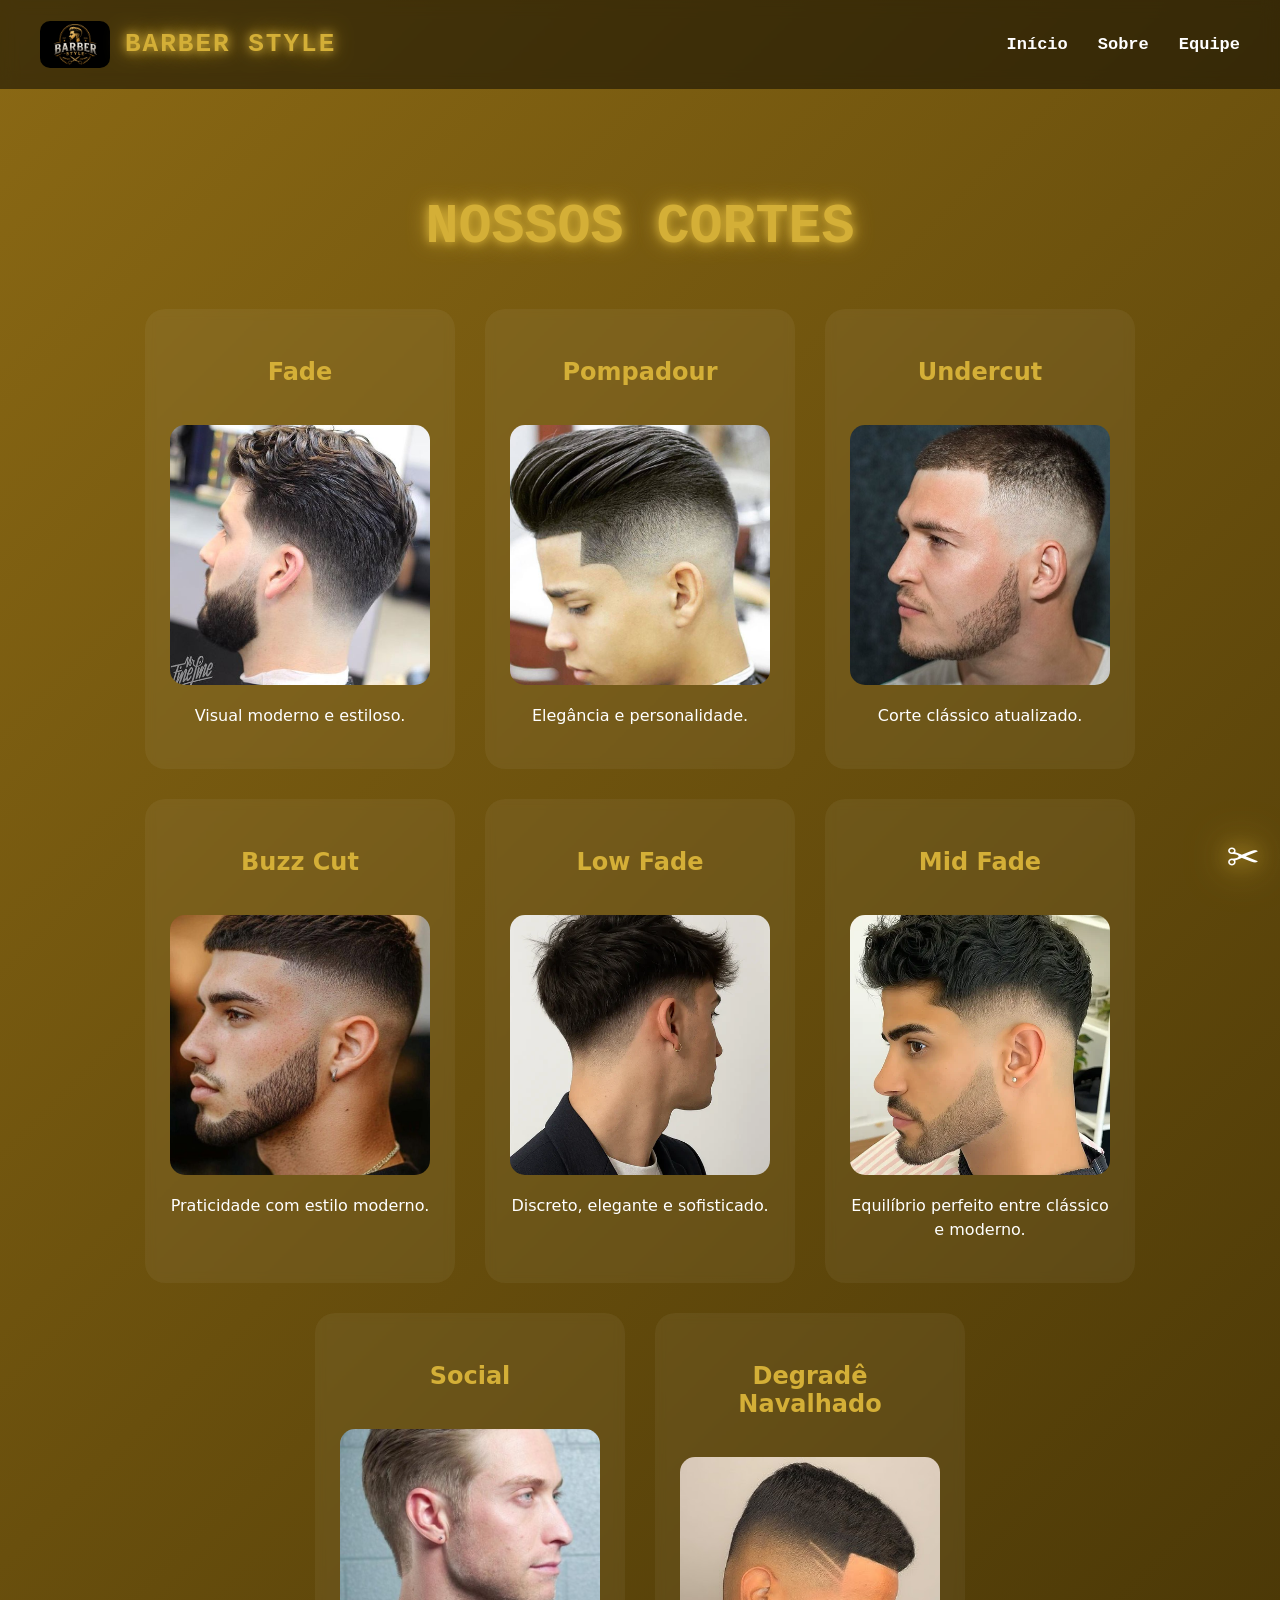
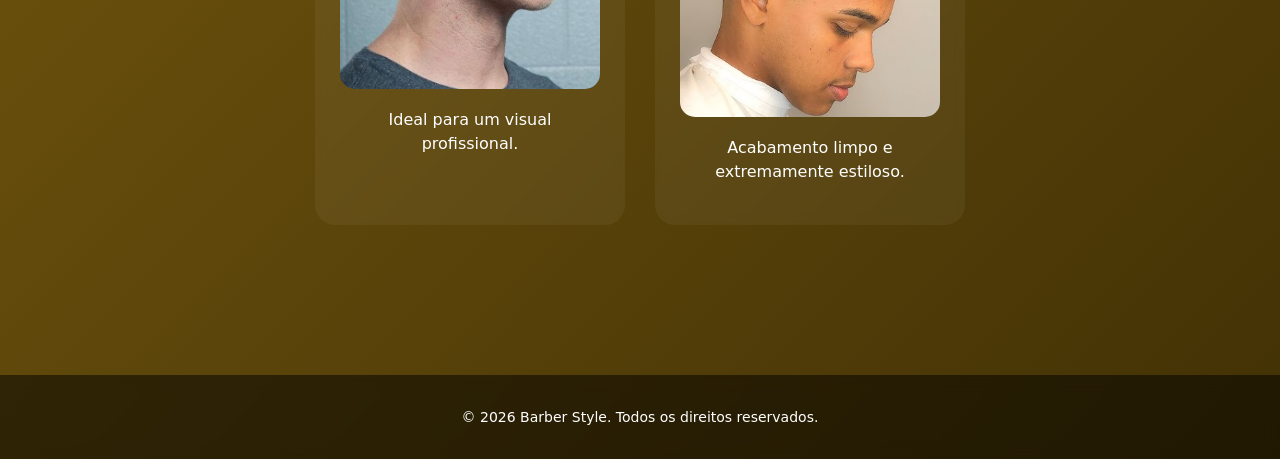
<file: cortes.html>
<!doctype html>
<html lang="pt-BR">
  <head>
    <meta charset="UTF-8" />

    <meta name="viewport" content="width=device-width, initial-scale=1.0" />

    <title>Cortes | Barber Style</title>

    <link rel="stylesheet" href="cortes.css" />
  </head>

  <body>
    <div class="intro">
      <h1><img src="images/barber style.png" alt="Barber Style" /></h1>

      <p>Estilo • Precisão • Personalidade</p>
    </div>
    <div class="maquina-fundo">💈</div>
    <div class="tesoura-canto">✂️</div>

    <header class="header">
      <div class="logo">
        <img src="images/barber style.png" alt="Barber Style" />

        <h1>BARBER STYLE</h1>
      </div>

      <nav>
        <a href="index.html">Início</a>

        <a href="sobre.html">Sobre</a>

        <a href="equipe.html">Equipe</a>
      </nav>
    </header>

    <main class="container">
      <h2>NOSSOS CORTES</h2>

      <div class="cortes">
        <div class="corte">
          <h3>Fade</h3>

          <img src="images/fade.jpg" alt="Fade" />

          <p>Visual moderno e estiloso.</p>
        </div>

        <div class="corte">
          <h3>Pompadour</h3>

          <img src="images/pampa.jpg" alt="Pompadour" />

          <p>Elegância e personalidade.</p>
        </div>

        <div class="corte">
          <h3>Undercut</h3>

          <img src="images/under.jpg" alt="Undercut" />

          <p>Corte clássico atualizado.</p>
        </div>

        <div class="corte">
          <h3>Buzz Cut</h3>

          <img src="images/buzz.jpg" alt="Buzz Cut" />

          <p>Praticidade com estilo moderno.</p>
        </div>

        <div class="corte">
          <h3>Low Fade</h3>

          <img src="images/lowfade.webp" alt="Low Fade" />

          <p>Discreto, elegante e sofisticado.</p>
        </div>

        <div class="corte">
          <h3>Mid Fade</h3>

          <img src="images/midfade.webp" alt="Mid Fade" />

          <p>Equilíbrio perfeito entre clássico e moderno.</p>
        </div>

        <div class="corte">
          <h3>Social</h3>

          <img src="images/social.jpg" alt="Social" />

          <p>Ideal para um visual profissional.</p>
        </div>

        <div class="corte">
          <h3>Degradê Navalhado</h3>

          <img src="images/navalhado.jpg" alt="Degradê Navalhado" />

          <p>Acabamento limpo e extremamente estiloso.</p>
        </div>
      </div>
    </main>
    <footer class="footer">
      <p>© 2026 Barber Style. Todos os direitos reservados.</p>
    </footer>
  </body>
</html>
</file>
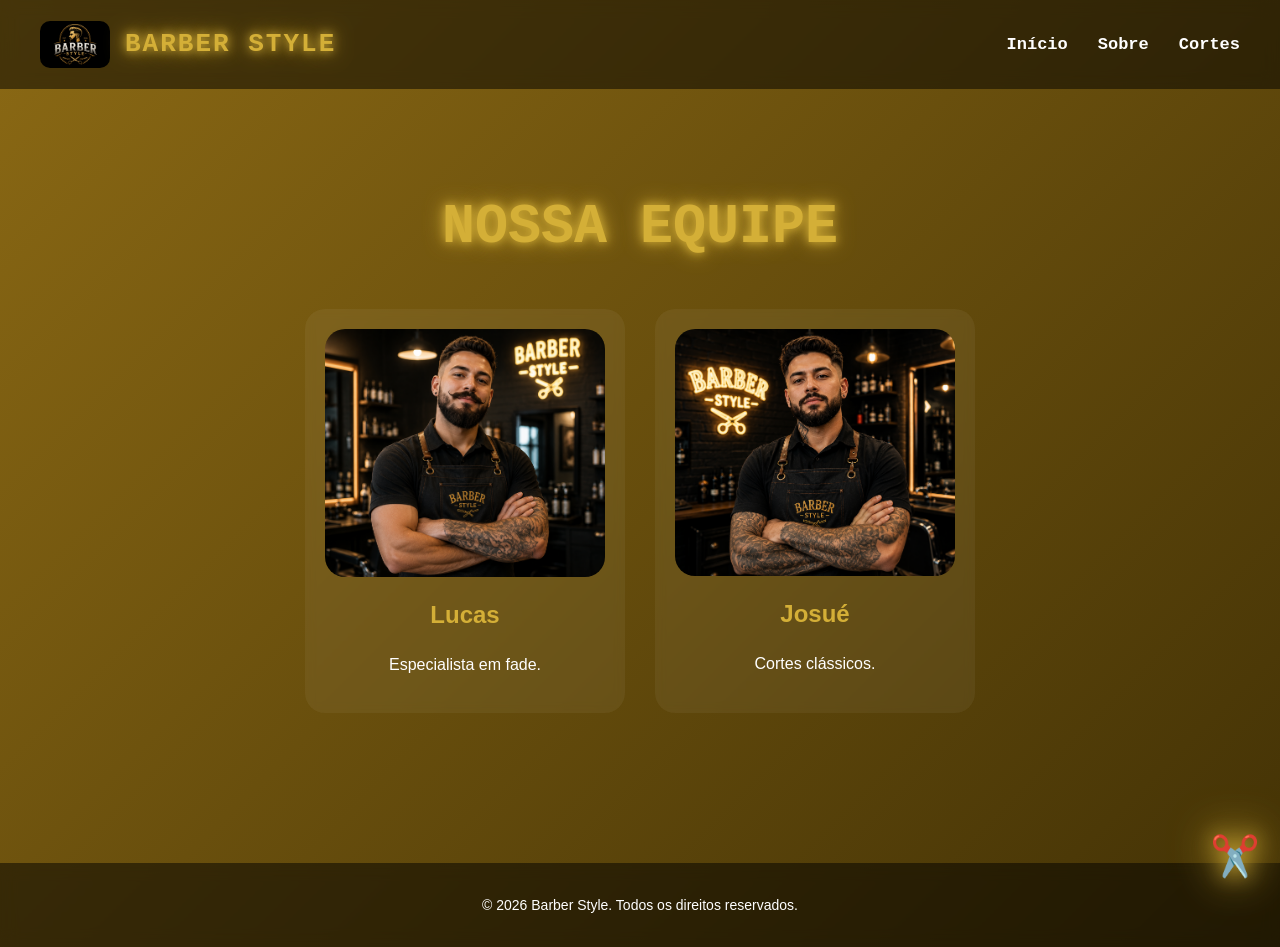
<file: equipe.html>
<!doctype html>
<html lang="pt-BR">
  <head>
    <meta charset="UTF-8" />

    <meta name="viewport" content="width=device-width, initial-scale=1.0" />

    <title>Equipe | Barber Style</title>

    <link rel="stylesheet" href="equipe.css" />
  </head>

  <body>
    <div class="tesoura-canto">✂️</div>

    <header class="header">
      <div class="logo">
        <img src="images/barber style.png" alt="Barber Style" />

        <h1>BARBER STYLE</h1>
      </div>

      <nav>
        <a href="index.html">Início</a>

        <a href="sobre.html">Sobre</a>

        <a href="cortes.html">Cortes</a>
      </nav>
    </header>

    <main class="container">
      <h2>NOSSA EQUIPE</h2>

      <div class="equipe">
        <div class="barbeiro">
          <img src="images/barbeiro1.png" alt="Lucas" />

          <h3>Lucas</h3>

          <p>Especialista em fade.</p>
        </div>

        <div class="barbeiro">
          <img src="images/barbeiro2.png" alt="Josué" />

          <h3>Josué</h3>

          <p>Cortes clássicos.</p>
        </div>
      </div>
    </main>
    <footer class="footer">
      <p>© 2026 Barber Style. Todos os direitos reservados.</p>
    </footer>
  </body>
</html>
</file>
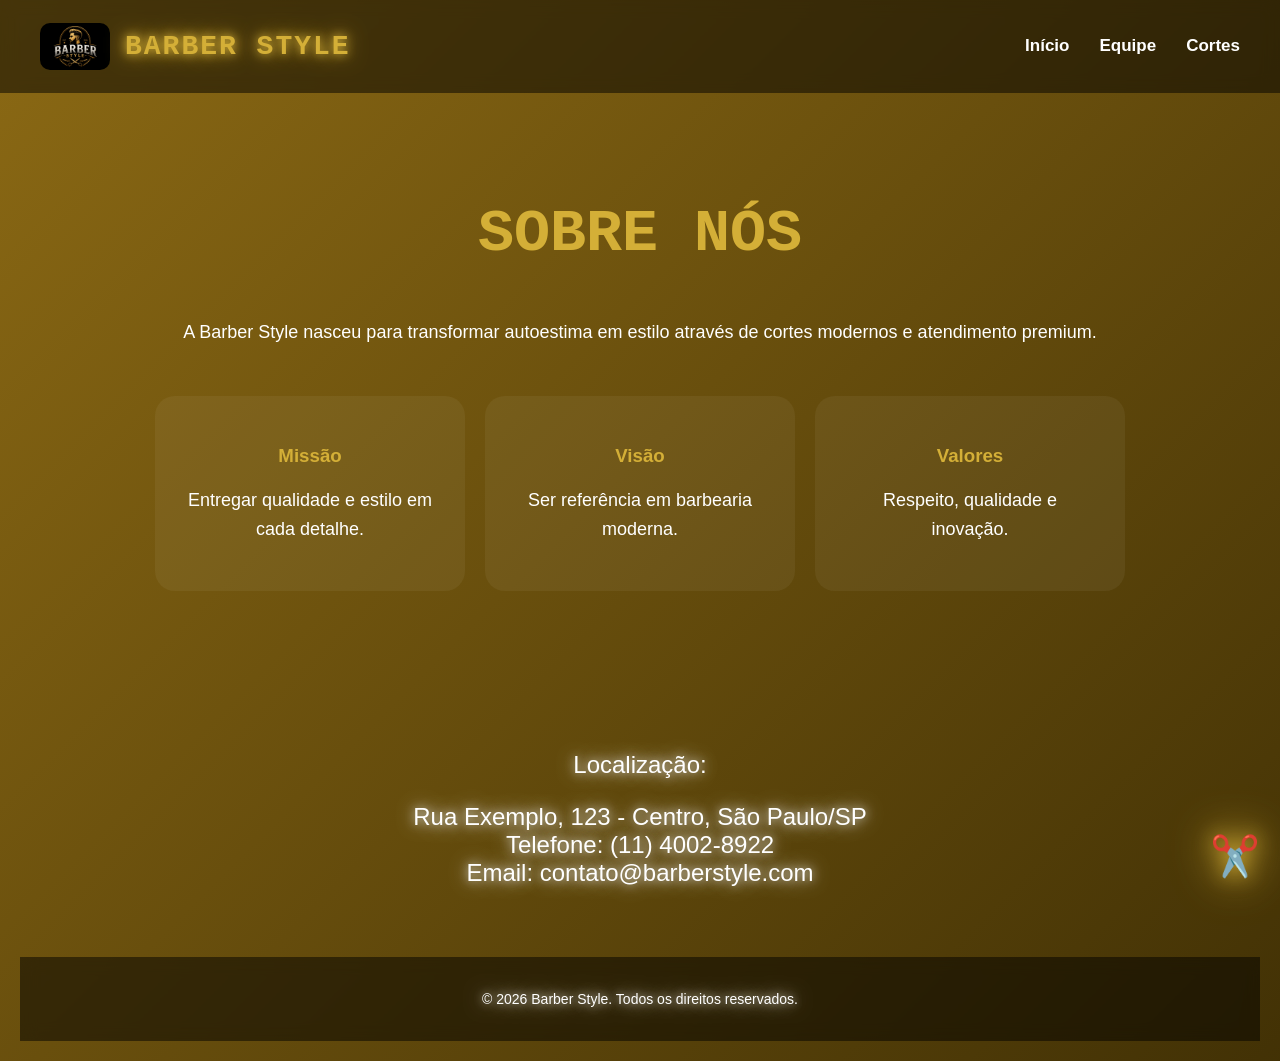
<file: sobre.html>
<!doctype html>
<html lang="pt-BR">
  <head>
    <meta charset="UTF-8" />

    <meta name="viewport" content="width=device-width, initial-scale=1.0" />

    <title>Sobre | Barber Style</title>

    <link rel="stylesheet" href="sobre.css" />
  </head>

  <body>
    <div class="tesoura-canto">✂️</div>

    <header class="header">
      <div class="logo">
        <img src="images/barber style.png" alt="Barber Style" />

        <h1>BARBER STYLE</h1>
      </div>

      <nav>
        <a href="index.html">Início</a>

        <a href="equipe.html">Equipe</a>

        <a href="cortes.html">Cortes</a>
      </nav>
    </header>

    <main class="container">
      <h2>SOBRE NÓS</h2>

      <p>
        A Barber Style nasceu para transformar autoestima em estilo através de
        cortes modernos e atendimento premium.
      </p>

      <div class="cards">
        <div class="card">
          <h3>Missão</h3>

          <p>Entregar qualidade e estilo em cada detalhe.</p>
        </div>

        <div class="card">
          <h3>Visão</h3>

          <p>Ser referência em barbearia moderna.</p>
        </div>

        <div class="card">
          <h3>Valores</h3>

          <p>Respeito, qualidade e inovação.</p>
        </div>
      </div>
    </main>
    <div class="h4">
      Localização:
      <p>
        Rua Exemplo, 123 - Centro, São Paulo/SP
        <br />
        Telefone: (11) 4002-8922
        <br />
        Email:
        <barberstyle class="gmail com">contato@barberstyle.com</barberstyle>
      </p>
    </h4>
    <footer class="footer">
      <p>© 2026 Barber Style. Todos os direitos reservados.</p>
    </footer>
  </body>
</html>
</file>
<file: cortes.css>
body {
  margin: 0;

  font-family:
    system-ui,
    -apple-system,
    BlinkMacSystemFont,
    "Segoe UI",
    Roboto,
    Oxygen,
    Ubuntu,
    Cantarell,
    "Open Sans",
    "Helvetica Neue",
    sans-serif;

  background: linear-gradient(-45deg, #0f0f0f, #1c1c1c, #2a1f00, #8b6914);

  background-size: 400% 400%;

  animation: fundo 10s infinite ease;

  color: white;
}

/* FUNDO */

@keyframes fundo {
  0% {
    background-position: 0% 50%;
  }

  50% {
    background-position: 100% 50%;
  }

  100% {
    background-position: 0% 50%;
  }
}

/* HEADER */

.header {
  width: 100%;

  padding: 12px 40px;

  display: flex;

  justify-content: space-between;

  align-items: center;

  position: fixed;

  top: 0;

  left: 0;

  z-index: 1000;

  background: rgba(0, 0, 0, 0.5);

  backdrop-filter: blur(8px);

  box-sizing: border-box;

  font-family: "Courier New", Courier, monospace;
}

/* LOGO */

.logo {
  display: flex;

  align-items: center;

  gap: 15px;
}

.logo img {
  width: 70px;

  border-radius: 10px;
}

.logo h1 {
  color: #d4af37;

  font-size: 26px;

  letter-spacing: 2px;

  text-shadow:
    0 0 10px #d4af37,
    0 0 20px #d4af37;

  animation: brilhoLogo 3s infinite;
}

/* MENU */

nav {
  display: flex;

  align-items: center;

  gap: 30px;
}

nav a {
  position: relative;

  color: white;

  text-decoration: none;

  font-weight: bold;

  font-size: 17px;

  transition: 0.4s;
}

/* HOVER */

nav a:hover {
  color: #d4af37;

  text-shadow:
    0 0 10px #d4af37,
    0 0 20px #d4af37;
}

/* LINHA */

nav a::after {
  content: "";

  position: absolute;

  left: 0;

  bottom: -6px;

  width: 0%;

  height: 2px;

  background: #d4af37;

  transition: 0.4s;

  box-shadow:
    0 0 10px #d4af37,
    0 0 20px #d4af37;
}

nav a:hover::after {
  width: 100%;
}

/* LOGO ANIMAÇÃO */

@keyframes brilhoLogo {
  0% {
    text-shadow:
      0 0 10px #d4af37,
      0 0 20px #d4af37;
  }

  50% {
    text-shadow:
      0 0 20px #d4af37,
      0 0 40px #d4af37;
  }

  100% {
    text-shadow:
      0 0 10px #d4af37,
      0 0 20px #d4af37;
  }
}

/* CONTAINER */

.container {
  padding: 150px 10% 80px;

  text-align: center;
}

.container h2 {
  color: #d4af37;

  font-family: "Courier New", Courier, monospace;
  font-size: 55px;

  text-shadow:
    0 0 10px #d4af37,
    0 0 20px #d4af37;
}

/* CORTES */

.cortes {
  display: flex;

  gap: 30px;

  justify-content: center;

  flex-wrap: wrap;

  margin-top: 50px;
}

/* CARD */

.corte {
  background: rgba(255, 255, 255, 0.05);

  padding: 25px;

  border-radius: 20px;

  width: 260px;

  transition: 0.4s;

  backdrop-filter: blur(5px);
}

.corte:hover {
  transform: translateY(-10px);

  box-shadow: 0 0 20px #d4af37;
}

.corte h3 {
  color: #d4af37;

  font-size: 24px;
}

.corte p {
  margin-top: 15px;

  line-height: 1.5;
}

/* IMAGENS */

.corte img {
  width: 100%;

  height: 260px;

  object-fit: cover;

  border-radius: 15px;

  margin-top: 15px;
}

/* TESOURA */

.tesoura-canto {
  position: fixed;

  right: 20px;

  bottom: 20px;

  font-size: 40px;

  z-index: 999;

  animation: flutuarTesoura 2s infinite ease-in-out;

  filter: drop-shadow(0 0 10px #d4af37) drop-shadow(0 0 20px #d4af37);
}

@keyframes flutuarTesoura {
  0% {
    transform: translateY(0px);
  }

  50% {
    transform: translateY(-20px);
  }

  100% {
    transform: translateY(0px);
  }
}

/* BOTÕES */

button,
.btn,
.btn-outline {
  padding: 14px 28px;

  border-radius: 12px;

  border: none;

  cursor: pointer;

  font-weight: bold;

  transition: 0.4s;

  position: relative;

  overflow: hidden;
}

/* BOTÃO PRINCIPAL */

button,
.btn {
  background: linear-gradient(135deg, #d4af37, #8b6914);

  color: white;

  box-shadow:
    0 0 10px #d4af37,
    0 0 20px #d4af37;

  animation: pulsar 2s infinite;
}

button:hover,
.btn:hover {
  transform: scale(1.08);

  box-shadow:
    0 0 20px #d4af37,
    0 0 40px #d4af37;
}

/* BOTÃO OUTLINE */

.btn-outline {
  background: transparent;

  border: 2px solid #d4af37;

  color: #d4af37;
}

.btn-outline:hover {
  background: #d4af37;

  color: black;

  transform: scale(1.08);
}

/* BRILHO */

button::before,
.btn::before,
.btn-outline::before {
  content: "";

  position: absolute;

  top: 0;

  left: -120%;

  width: 100%;

  height: 100%;

  background: rgba(255, 255, 255, 0.2);

  transform: skewX(-25deg);

  transition: 0.7s;
}

button:hover::before,
.btn:hover::before,
.btn-outline:hover::before {
  left: 120%;
}

/* PULSAR */

@keyframes pulsar {
  0% {
    transform: scale(1);
  }

  50% {
    transform: scale(1.05);
  }

  100% {
    transform: scale(1);
  }
}

/* RESPONSIVO */

@media (max-width: 768px) {
  .header {
    flex-direction: column;

    gap: 15px;

    padding: 20px;
  }

  nav {
    flex-wrap: wrap;

    justify-content: center;

    gap: 20px;
  }

  .container {
    padding-top: 220px;
  }

  .container h2 {
    font-size: 40px;
  }

  .corte {
    width: 100%;
  }
}
/* TELA DE ABERTURA */

.intro {
  position: fixed;

  top: 0;
  left: 0;

  width: 100%;
  height: 100vh;

  background: linear-gradient(135deg, #000, #111, #2a1f00);

  display: flex;

  flex-direction: column;

  justify-content: center;

  align-items: center;

  z-index: 99999;

  animation: fecharIntro 4s forwards;
}

/* LOGO */

.intro h1 img {
  color: #d4af37;
  border-radius: 70%;
  width: 500px;
  height: auto;

  font-size: 80px;

  letter-spacing: 8px;

  text-shadow:
    0 0 10px #d4af37,
    0 0 20px #d4af37,
    0 0 40px #d4af37;

  animation:
    zoomLogo 2s ease,
    brilhoIntro 2s infinite alternate;
}

/* TEXTO */

.intro p {
  margin-top: 20px;

  font-size: 24px;

  color: white;

  opacity: 0;

  letter-spacing: 3px;

  animation: aparecerTexto 2s forwards;

  animation-delay: 1s;
}

/* LOGO ENTRANDO */

@keyframes zoomLogo {
  0% {
    transform: scale(0.2);

    opacity: 0;
  }

  100% {
    transform: scale(1);

    opacity: 1;
  }
}

/* BRILHO */

@keyframes brilhoIntro {
  from {
    text-shadow:
      0 0 10px #d4af37,
      0 0 20px #d4af37;
  }

  to {
    text-shadow:
      0 0 20px #d4af37,
      0 0 40px #d4af37,
      0 0 60px #d4af37;
  }
}

/* TEXTO SURGINDO */

@keyframes aparecerTexto {
  from {
    opacity: 0;

    transform: translateY(20px);
  }

  to {
    opacity: 1;

    transform: translateY(0);
  }
}

/* INTRO SAINDO */

@keyframes fecharIntro {
  0% {
    opacity: 1;

    visibility: visible;
  }

  85% {
    opacity: 1;
  }

  100% {
    opacity: 0;

    visibility: hidden;
  }
}
.footer {
  text-align: center;

  padding: 20px;
  margin-top: 70px;

  background: rgba(0, 0, 0, 0.5);

  backdrop-filter: blur(8px);

  color: white;

  font-size: 14px;
}
/* MAQUININHA NO FUNDO */

.maquina-fundo {
  position: fixed;

  top: 50%;

  left: -200px;

  transform: translateY(-50%);

  font-size: 120px;

  opacity: 1;

  z-index: 0;

  pointer-events: none;

  animation: maquinaPassando 12s linear infinite;

  filter: drop-shadow(0 0 10px #d4af37) drop-shadow(0 0 20px #d4af37);
}

/* ANIMAÇÃO */

@keyframes maquinaPassando {
  0% {
    center: -200px;

    transform: translateY(-50%) rotate(-10deg);
  }

  50% {
    transform: translateY(-60%) rotate(10deg);
  }

  100% {
    left: 110%;

    transform: translateY(-50%) rotate(-10deg);
  }
}
</file>
<file: equipe.css>
body {
  margin: 0;

  font-family: Arial, sans-serif;

  background: linear-gradient(-45deg, #0f0f0f, #1c1c1c, #2a1f00, #8b6914);

  background-size: 400% 400%;

  animation: fundo 10s infinite ease;

  color: white;
}

/* FUNDO ANIMADO */

@keyframes fundo {
  0% {
    background-position: 0% 50%;
  }

  50% {
    background-position: 100% 50%;
  }

  100% {
    background-position: 0% 50%;
  }
}

/* HEADER */

.header {
  width: 100%;

  padding: 12px 40px;

  display: flex;

  justify-content: space-between;

  align-items: center;

  position: fixed;

  top: 0;

  left: 0;

  z-index: 1000;

  background: rgba(0, 0, 0, 0.5);

  backdrop-filter: blur(8px);

  box-sizing: border-box;

  font-family: "Courier New", Courier, monospace;
}

/* LOGO */

.logo {
  display: flex;

  align-items: center;

  gap: 15px;
}

.logo img {
  width: 70px;

  border-radius: 10px;
}

.logo h1 {
  color: #d4af37;

  font-size: 26px;

  letter-spacing: 2px;

  text-shadow:
    0 0 10px #d4af37,
    0 0 20px #d4af37;

  animation: brilhoLogo 3s infinite;
}

/* MENU */

nav {
  display: flex;

  align-items: center;

  gap: 30px;
}

nav a {
  position: relative;

  color: white;

  text-decoration: none;

  font-weight: bold;

  font-size: 17px;

  transition: 0.4s;
}

/* HOVER LINKS */

nav a:hover {
  color: #d4af37;

  text-shadow:
    0 0 10px #d4af37,
    0 0 20px #d4af37;
}

/* LINHA ANIMADA */

nav a::after {
  content: "";

  position: absolute;

  left: 0;

  bottom: -6px;

  width: 0%;

  height: 2px;

  background: #d4af37;

  transition: 0.4s;

  box-shadow:
    0 0 10px #d4af37,
    0 0 20px #d4af37;
}

nav a:hover::after {
  width: 100%;
}

/* ANIMAÇÃO LOGO */

@keyframes brilhoLogo {
  0% {
    text-shadow:
      0 0 10px #d4af37,
      0 0 20px #d4af37;
  }

  50% {
    text-shadow:
      0 0 20px #d4af37,
      0 0 40px #d4af37;
  }

  100% {
    text-shadow:
      0 0 10px #d4af37,
      0 0 20px #d4af37;
  }
}

/* CONTAINER */

.container {
  padding: 150px 10% 80px;

  text-align: center;
}

.container h2 {
  color: #d4af37;

  font-size: 55px;
  font-family: "Courier New", Courier, monospace;

  text-shadow:
    0 0 10px #d4af37,
    0 0 20px #d4af37;
}

/* EQUIPE */

.equipe {
  display: flex;

  gap: 30px;

  justify-content: center;

  flex-wrap: wrap;

  margin-top: 50px;
}

/* CARD BARBEIRO */

.barbeiro {
  background: rgba(255, 255, 255, 0.05);

  padding: 20px;

  border-radius: 20px;

  width: 280px;

  transition: 0.4s;

  backdrop-filter: blur(5px);
}

.barbeiro:hover {
  transform: translateY(-10px);

  box-shadow: 0 0 20px #d4af37;
}

.barbeiro img {
  width: 100%;

  border-radius: 20px;
}

.barbeiro h3 {
  color: #d4af37;

  margin-top: 20px;

  font-size: 24px;
}

.barbeiro p {
  font-size: 16px;

  line-height: 1.5;
}

/* TESOURA FLUTUANTE */

.tesoura-canto {
  position: fixed;

  right: 20px;

  bottom: 20px;

  font-size: 40px;

  z-index: 999;

  animation: flutuarTesoura 2s infinite ease-in-out;

  filter: drop-shadow(0 0 10px #d4af37) drop-shadow(0 0 20px #d4af37);
}

@keyframes flutuarTesoura {
  0% {
    transform: translateY(0px);
  }

  50% {
    transform: translateY(-20px);
  }

  100% {
    transform: translateY(0px);
  }
}

/* BOTÕES */

button,
.btn,
.btn-outline {
  padding: 14px 28px;

  border-radius: 12px;

  border: none;

  cursor: pointer;

  font-weight: bold;

  transition: 0.4s;

  position: relative;

  overflow: hidden;
}

/* BOTÃO PRINCIPAL */

button,
.btn {
  background: linear-gradient(135deg, #d4af37, #8b6914);

  color: white;

  box-shadow:
    0 0 10px #d4af37,
    0 0 20px #d4af37;

  animation: pulsar 2s infinite;
}

button:hover,
.btn:hover {
  transform: scale(1.08);

  box-shadow:
    0 0 20px #d4af37,
    0 0 40px #d4af37;
}

/* BOTÃO OUTLINE */

.btn-outline {
  background: transparent;

  border: 2px solid #d4af37;

  color: #d4af37;
}

.btn-outline:hover {
  background: #d4af37;

  color: black;

  transform: scale(1.08);
}

/* BRILHO PASSANDO */

button::before,
.btn::before,
.btn-outline::before {
  content: "";

  position: absolute;

  top: 0;

  left: -120%;

  width: 100%;

  height: 100%;

  background: rgba(255, 255, 255, 0.2);

  transform: skewX(-25deg);

  transition: 0.7s;
}

button:hover::before,
.btn:hover::before,
.btn-outline:hover::before {
  left: 120%;
}

/* PULSAR */

@keyframes pulsar {
  0% {
    transform: scale(1);
  }

  50% {
    transform: scale(1.05);
  }

  100% {
    transform: scale(1);
  }
}

/* RESPONSIVO */

@media (max-width: 768px) {
  .header {
    flex-direction: column;

    gap: 15px;

    padding: 20px;
  }

  nav {
    flex-wrap: wrap;

    justify-content: center;

    gap: 20px;
  }

  .container {
    padding-top: 220px;
  }

  .container h2 {
    font-size: 40px;
  }

  .barbeiro {
    width: 100%;
  }
}
.footer {
  text-align: center;

  padding: 20px;
  margin-top: 70px;

  background: rgba(0, 0, 0, 0.5);

  backdrop-filter: blur(8px);

  color: white;

  font-size: 14px;
}
</file>
<file: sobre.css>
body {
  margin: 0;

  font-family: Arial, sans-serif;

  background: linear-gradient(-45deg, #0f0f0f, #1c1c1c, #2a1f00, #8b6914);

  background-size: 400% 400%;

  animation: fundo 10s infinite ease;

  color: white;
}

/* ANIMAÇÃO FUNDO */

@keyframes fundo {
  0% {
    background-position: 0% 50%;
  }

  50% {
    background-position: 100% 50%;
  }

  100% {
    background-position: 0% 50%;
  }
}

/* HEADER */

.header {
  width: 100%;

  padding: 12px 40px;

  display: flex;

  justify-content: space-between;

  align-items: center;

  position: fixed;

  top: 0;

  left: 0;

  z-index: 1000;

  background: rgba(0, 0, 0, 0.5);

  backdrop-filter: blur(8px);

  box-sizing: border-box;
  font-family:
    bebas neue,
    sans-serif;
}

/* LOGO */

.logo {
  display: flex;

  align-items: center;

  gap: 15px;
}

.logo img {
  width: 70px;

  border-radius: 10px;
}

.header h1 {
  color: #d4af37;

  font-family: "Courier New", Courier, monospace;

  font-size: 28px;

  letter-spacing: 2px;

  text-shadow:
    0 0 10px #d4af37,
    0 0 20px #d4af37;

  animation: brilhoLogo 3s infinite;
}

/* MENU */

nav {
  display: flex;

  align-items: center;

  gap: 30px;
}

nav a {
  position: relative;

  color: white;

  text-decoration: none;

  font-weight: bold;

  font-size: 17px;

  transition: 0.4s;
}

/* HOVER LINKS */

nav a:hover {
  color: #d4af37;

  text-shadow:
    0 0 10px #d4af37,
    0 0 20px #d4af37;
}

/* LINHA ANIMADA */

nav a::after {
  content: "";

  position: absolute;

  left: 0;

  bottom: -6px;

  width: 0%;

  height: 2px;

  background: #d4af37;

  transition: 0.4s;

  box-shadow:
    0 0 10px #d4af37,
    0 0 20px #d4af37;
}

nav a:hover::after {
  width: 100%;
}

/* ANIMAÇÃO LOGO */

@keyframes brilhoLogo {
  0% {
    text-shadow:
      0 0 10px #d4af37,
      0 0 20px #d4af37;
  }

  50% {
    text-shadow:
      0 0 20px #d4af37,
      0 0 40px #d4af37;
  }

  100% {
    text-shadow:
      0 0 10px #d4af37,
      0 0 20px #d4af37;
  }
}

/* CONTAINER */

.container {
  padding: 150px 10% 80px;

  text-align: center;
}

.container h2 {
  font-size: 60px;
  font-family: "Courier New", Courier, monospace;

  color: #d4af37;

  animation: neon 2s infinite alternate;
}

.container p {
  font-size: 18px;

  line-height: 1.6;
}

/* NEON */

@keyframes neon {
  from {
    text-shadow:
      0 0 10px #d4af37,
      0 0 20px #d4af37;
  }

  to {
    text-shadow:
      0 0 20px #d4af37,
      0 0 40px #d4af37;
  }
}

/* CARDS */

.cards {
  display: flex;

  gap: 20px;

  margin-top: 50px;

  flex-wrap: wrap;

  justify-content: center;
}

.card {
  background: rgba(255, 255, 255, 0.05);

  padding: 30px;

  border-radius: 20px;

  width: 250px;

  transition: 0.4s;
}

.card:hover {
  transform: translateY(-10px);

  box-shadow: 0 0 20px #d4af37;
}

.card h3 {
  color: #d4af37;
}

/* TESOURA */

.tesoura-canto {
  position: fixed;

  right: 20px;

  bottom: 20px;

  font-size: 40px;

  z-index: 999;

  animation: flutuarTesoura 2s infinite ease-in-out;

  filter: drop-shadow(0 0 10px #d4af37) drop-shadow(0 0 20px #d4af37);
}

/* ANIMAÇÃO TESOURA */

@keyframes flutuarTesoura {
  0% {
    transform: translateY(0px);
  }

  50% {
    transform: translateY(-20px);
  }

  100% {
    transform: translateY(0px);
  }
}

/* RESPONSIVO */

@media (max-width: 768px) {
  .header {
    flex-direction: column;

    gap: 15px;

    padding: 20px;
  }

  nav {
    flex-wrap: wrap;

    justify-content: center;
  }

  .container {
    padding-top: 220px;
  }

  .container h2 {
    font-size: 40px;
  }

  .card {
    width: 100%;
  }
}
.h4 {
  margin-top: 60px;
  padding: 20px;
  color: #ffffff;
  font-size: 24px;
  text-shadow:
    0 0 10px #cfccc1,
    0 0 20px #d3cfc3;
  text-align: center;
}
.footer {
  text-align: center;

  padding: 20px;
  margin-top: 70px;

  background: rgba(0, 0, 0, 0.5);

  backdrop-filter: blur(8px);

  color: white;

  font-size: 14px;
}
h1 {
  color: #d4af37;

  font-family: "Courier New", Courier, monospace;

  font-size: 28px;

  letter-spacing: 2px;

  text-shadow:
    0 0 10px #d4af37,
    0 0 20px #d4af37;

  animation: brilhoLogo 3s infinite;
}
</file>
